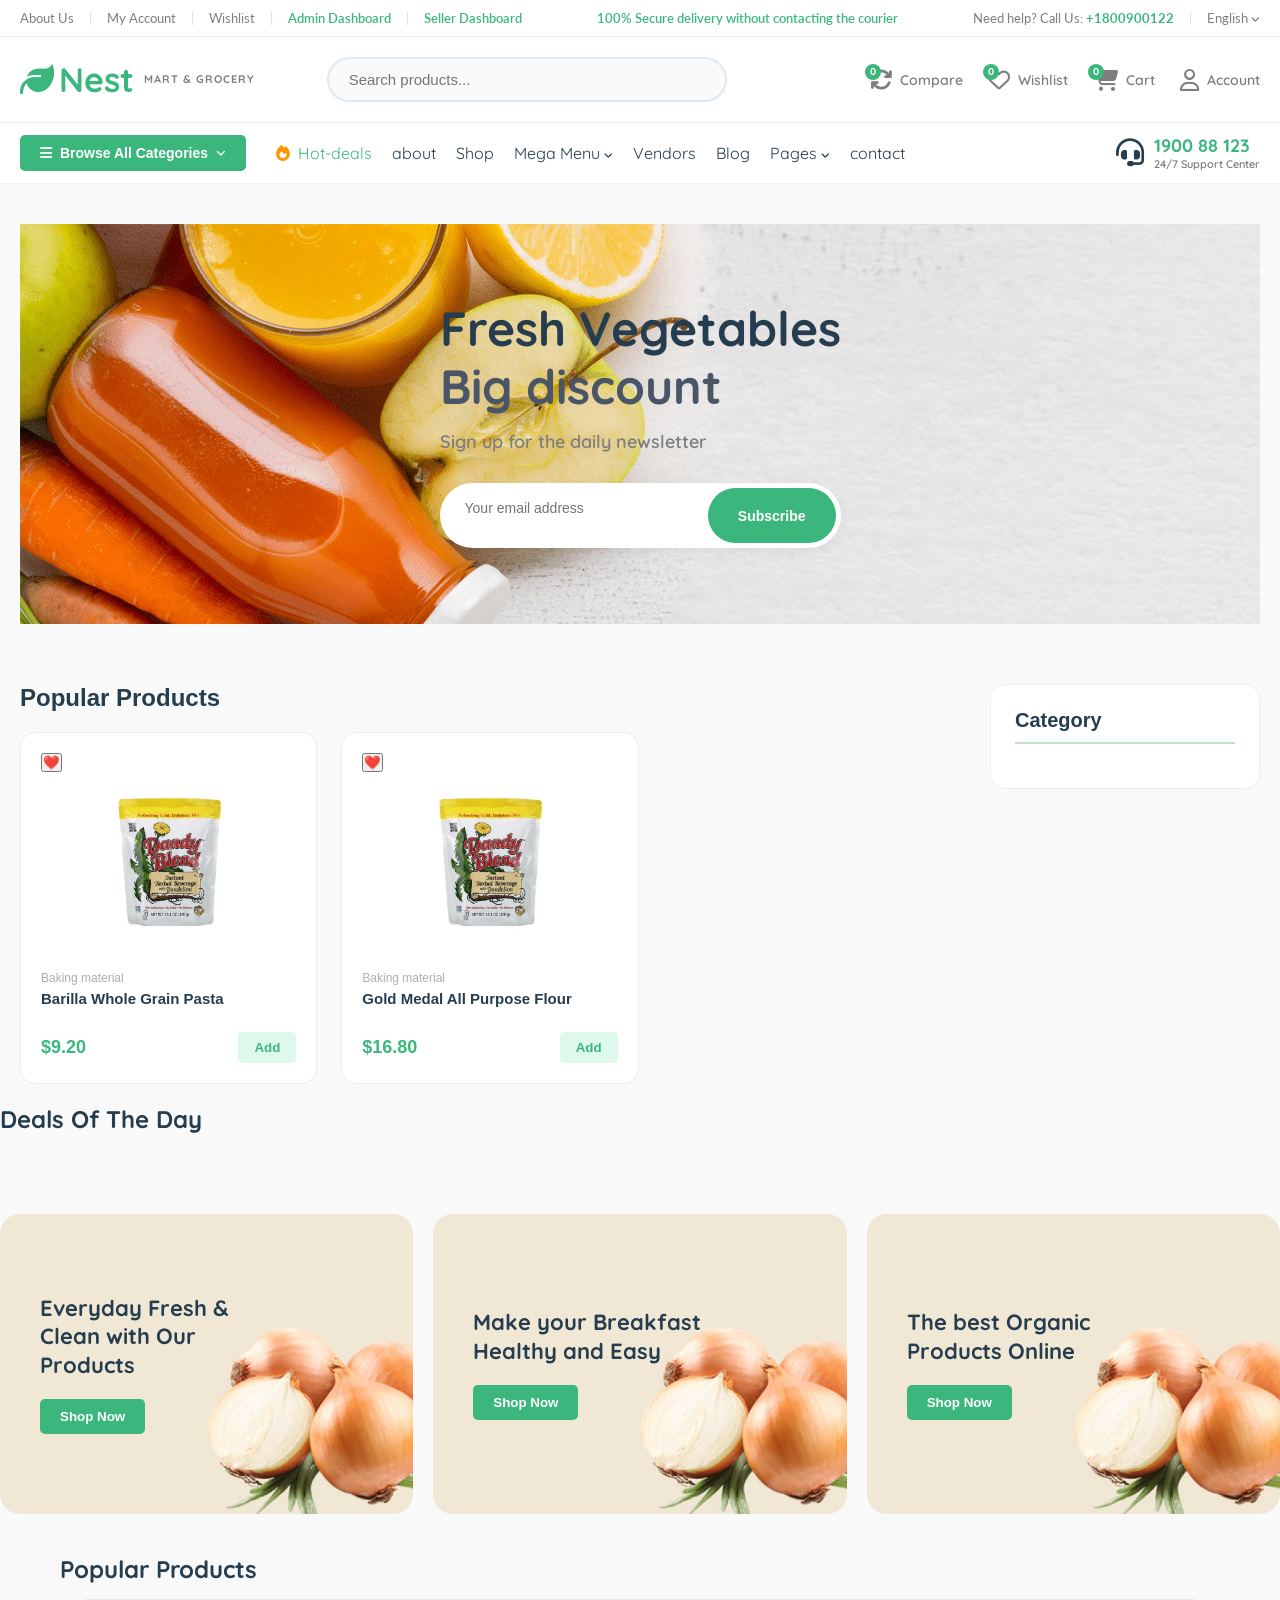
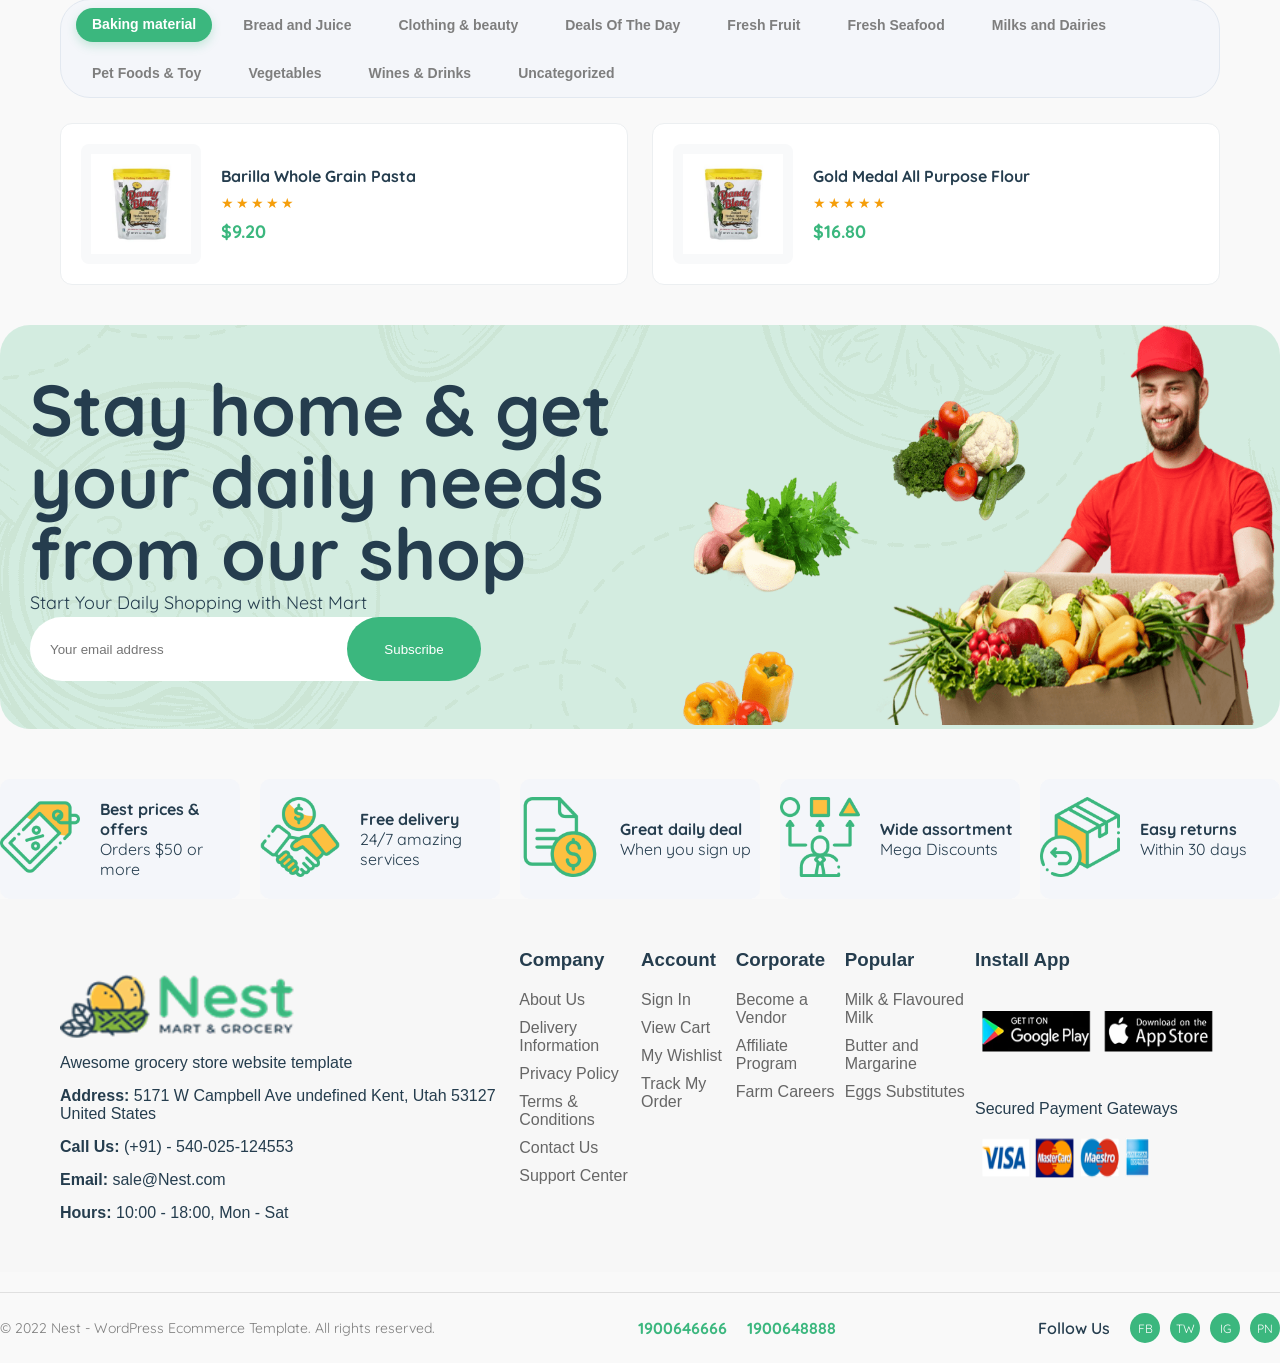
<file: index.html>
<!DOCTYPE html>
<html lang="uz">
<head>
    <meta charset="UTF-8">
    <meta name="viewport" content="width=device-width, initial-scale=1.0">
    <title>Nest Mart & Grocery</title>
     <link rel="stylesheet" href="https://cdnjs.cloudflare.com/ajax/libs/font-awesome/6.4.0/css/all.min.css">    
    <link href="https://fonts.googleapis.com/css2?family=Quicksand:wght@400;600;700&family=Lato:wght@400;700&display=swap" rel="stylesheet">
     <link rel="stylesheet" href="style.css">
</head>

<body>       
    <header id="header"> 
    <div class="top-bar">
        <div class="container">
            <div class="top-bar-left">
                <a href="./about-page/about.html">About Us</a>
                <span class="divider">|</span>
                <a href="./login.html">My Account</a>
                <span class="divider">|</span>
                <a href="./wishlist.html">Wishlist</a>
                <span class="divider">|</span>
                <a href="./admin-dashboard.html" class="admin-link" style="color: #3bb77e; font-weight: 600;">Admin Dashboard</a>
                <span class="divider">|</span>
                <a href="./sotuvchi-dashboard.html" class="seller-link" style="color: #3bb77e; font-weight: 600;">Seller Dashboard</a>
            </div>
            <div class="top-bar-middle">
                100% Secure delivery without contacting the courier
            </div>
            <div class="top-bar-right">
                <span>Need help? Call Us: <b class="highlight-phone">+1800900122</b></span>
                <span class="divider">|</span>
                <span class="lang-selector">English <i class="fa-solid fa-angle-down"></i></span>
            </div>
        </div>
    </div>

    <!-- MIDDLE HEADER -->
    <div class="middle-bar">
        <div class="container">
            
            <!-- Logo -->
            <div class="logo-box">
                <div class="logo-text">
                    <i class="fa-solid fa-leaf"></i>
                    <span>Nest</span>
                </div>
                <div class="logo-subtext">Mart & Grocery</div>
            </div>

            <!-- Search -->
            <input type="text" id="searchInput" placeholder="Search products..." />
            <div id="loading" style="display: none;">Loading...</div>
            <div id="resultsContainer"></div>

            <!-- User Actions -->
            <div class="user-actions">
                <div class="action-item">
                    <i class="fa-solid fa-arrows-rotate"></i>
                    <span class="badge">0</span>
                    <span class="action-text">Compare</span>
                </div>
                <div class="action-item">
                    <i class="fa-regular fa-heart"></i>
                    <span class="badge">0</span>
                    <span class="action-text">Wishlist</span>
                </div>
                <div class="action-item">
                    <i class="fa-solid fa-cart-shopping"></i>
                    <span class="badge">0</span>
                    <span class="action-text">Cart</span>
                </div>
                <div class="action-item" id="account-btn">
                    <i class="fa-regular fa-user"></i>
                    <a href="./login.html" class="action-text">Account</a>
                </div>
            </div>

        </div>
    </div>

    <!-- BOTTOM HEADER -->
    <div class="bottom-bar">

        <div class="container">
            
            <div class="nav-left">
                <button class="categories-btn">
                    <i class="fa-solid fa-bars"></i>
                    <span>Browse All Categories</span>
                    <i class="fa-solid fa-angle-down" style="font-size: 11px;"></i>
                </button>

                 <div class="nav-links">
                    <a href="#" class="hot-deals"><i class="fa-solid fa-fire"></i> Hot-deals</a>
                    <a href="./about-page/about.html">about</a>
                    <a href="./shop.html">Shop</a>
                    <a href="#">Mega Menu <i class="fa-solid fa-angle-down" style="font-size: 10px;"></i></a>
                    <a href="#">Vendors</a>
                    <a href="#">Blog</a>
                    <a href="#">Pages <i class="fa-solid fa-angle-down" style="font-size: 10px;"></i></a>
                    <a href="contact-page/contact.html" id="header-contact-link">contact</a>
                 </div>
                
            </div>
 
            <div class="support-box">
                <i class="fa-solid fa-headset"></i>
                <div>
                    <div class="support-phone">1900 88 123</div>
                    <div class="support-text">24/7 Support Center</div>
                </div>
            </div>

        </div>
        
    </div>
</header>
 <!-- section-1 -->
  <section id="section-1"> 
    <div class="container">

        <div class="hero-banner">

            <div class="hero-card">
                 

                <div class="hero-content">
                    <h1 class="hero-title">
                        Fresh Vegetables <br> <span>Big discount</span>
                    </h1>
                    <p class="hero-subtitle">Sign up for the daily newsletter</p>
                    
                    <form id="newsletter-form" class="newsletter-form">
                        <input type="email" placeholder="Your email address" required class="newsletter-input">
                        <button type="submit" class="newsletter-btn">Subscribe</button>
                    </form>
                </div>
 

            </div>
        </div>

    </div>
  </section>
<!-- section-2 --> 
   <div class="shop-container">
    <div class="products-section">
        <h2>Popular Products</h2>
        <div id="products-grid" class="products-grid"></div>
    </div>
    
    <div class="category-sidebar">
        <h3>Category</h3>
        <div id="category-list" class="category-list"></div>
    </div>
</div>

<!-- cardga kirish -->
 <div class="main-container">
         <div class="category-list" id="category-list"></div>

         <div class="products-grid" id="products-grid"></div>
    </div>
<!-- section-3 -->
 <section id="section-3" class="deals-section">
    <h2 class="section-title">Deals Of The Day</h2>
    <div id="deals-grid" class="deals-grid">

        </div>
        
</section>
<section id="section-4" class="banners-container">
    <div class="banner-card">
        <h3>Everyday Fresh & Clean with Our Products</h3>
        <button>Shop Now</button>
    </div>
    <div class="banner-card">
        <h3>Make your Breakfast Healthy and Easy</h3>
        <button>Shop Now</button>
    </div>
    <div class="banner-card">
        <h3>The best Organic Products Online</h3>
        <button>Shop Now</button>
    </div>
</section>

<!-- section-4 -->
 <div class="popular-products-section">
    <div class="popular-header">
        <h2>Popular Products</h2>
        <div id="popularCategories" class="popular-categories-tabs"></div>
    </div>
    <div id="popularProductsGrid" class="popular-products-grid"></div>
</div>
  
<!-- section-5 -->
 <section id="section-6"> 
    <div class="shop">
      <div class="shop-left">
        <h1>Stay home & get your daily
needs from our shop</h1>
        <p>Start Your Daily Shopping with Nest Mart</p>
        <div class="shop-btn">
          <input placeholder="Your email address" type="text">
          <button>Subscribe</button>
        </div>
      </div>
      <div class="shop-right">
        <img src="./image/cbb9ee83513b85a44cc5ea8f28397b372c9433d8.png" alt="">
      </div>
    </div>
 </section>
 <!-- section-6 -->
  <section id="section-7">
    <div class="cards">

      <div class="card">
        <div class="card-left">
          <img src="./image/00f99915f5a4be9d4b4968dfc12432fa7f2026a7.png" alt="">
        </div>
        <div class="card-right">
          <h4>Best prices & offers</h4>
          <p>Orders $50 or more</p>
        </div>
      </div>

        <div class="card">
        <div class="card-left">
          <img src="./image/959b9c17ff65b5221b3500f3bfd5adbf44f40d1e.png" alt="">
        </div>
        <div class="card-right">
          <h4>Free delivery</h4>
          <p>24/7 amazing services</p>
        </div>
      </div>

        <div class="card">
        <div class="card-left">
          <img src="./image/3b96f6821be7b2f73d97a427ab087293e99578e3.png" alt="">
        </div>
        <div class="card-right">
          <h4>Great daily deal</h4>
          <p>When you sign up</p>
        </div>
      </div>

        <div class="card">
        <div class="card-left">
          <img src=".//image/d72deffebd6b51605c9eb1421514ed34a53cf5a0.png" alt="">
        </div>
        <div class="card-right">
          <h4>Wide assortment</h4>
          <p>Mega Discounts</p>
        </div>
      </div>

        <div class="card">
        <div class="card-left">
          <img src="./image/4009838c3cedc7fd3605bc361b67cc2e1a559223.png" alt="">
        </div>
        <div class="card-right">
          <h4>Easy returns</h4>
          <p>Within 30 days</p>
        </div>
      </div>

    </div>
  </section>
  <!-- footer -->
   <footer id="footer" class="footer">
    <div class="footer-container">
        <!-- Logo va Kontakt -->
        <div class="footer-column">
            <img src="./image/205.png" alt="Nest Logo" class="logo">
            <p>Awesome grocery store website template</p>
            <p><strong>Address:</strong> 5171 W Campbell Ave undefined Kent, Utah 53127 United States</p>
            <p><strong>Call Us:</strong> (+91) - 540-025-124553</p>
            <p><strong>Email:</strong> sale@Nest.com</p>
            <p><strong>Hours:</strong> 10:00 - 18:00, Mon - Sat</p>
        </div>

        <!-- Ustunlar -->
        <div class="footer-column">
            <h3>Company</h3>
            <a href="/about">About Us</a>
            <a href="/delivery">Delivery Information</a>
            <a href="/privacy">Privacy Policy</a>
            <a href="/terms">Terms & Conditions</a>
            <a href="/contact">Contact Us</a>
            <a href="/support">Support Center</a>
        </div>

        <div class="footer-column">
            <h3>Account</h3>
            <a href="/login">Sign In</a>
            <a href="/cart">View Cart</a>
            <a href="/wishlist">My Wishlist</a>
            <a href="/orders">Track My Order</a>
        </div>

        <div class="footer-column">
            <h3>Corporate</h3>
            <a href="/vendor">Become a Vendor</a>
            <a href="/affiliate">Affiliate Program</a>
            <a href="/careers">Farm Careers</a>
        </div>

        <div class="footer-column">
            <h3>Popular</h3>
            <a href="/milk">Milk & Flavoured Milk</a>
            <a href="/butter">Butter and Margarine</a>
            <a href="/eggs">Eggs Substitutes</a>
        </div>

        <!-- Install App va Social -->
        <div class="footer-column">
            <h3>Install App</h3>
            <div class="app-links"> 
              <a href="#">
                <img src="./image/Margin.png" alt="">
              </a>
            </div>
            <div class="social-links">
                <p>Secured Payment Gateways</p>
                <img src="./image/Container.png" alt=""> 
            </div>
        </div>
    </div>
</footer>

<footer id="footer-2"> 
<div class="footer-bottom">
    <div class="copyright">
        <p>© 2022 Nest - WordPress Ecommerce Template. All rights reserved.</p>
    </div>
    
    <div class="hotline">
        <p>1900646666</p>
        <p>1900648888</p>
    </div>
    
    <div class="social-follow">
        <span>Follow Us</span>
        <a href="https://facebook.com/profilingiz" target="_blank">FB</a>
        <a href="https://twitter.com/profilingiz" target="_blank">TW</a>
        <a href="https://instagram.com/profilingiz" target="_blank">IG</a>
        <a href="https://pinterest.com/profilingiz" target="_blank">PN</a>
    </div>
</div>
</footer>
<div id="product-detail-page" style="display: none;"></div>        

    <script src="app.js"></script>
   
</body>
</html>
</file>
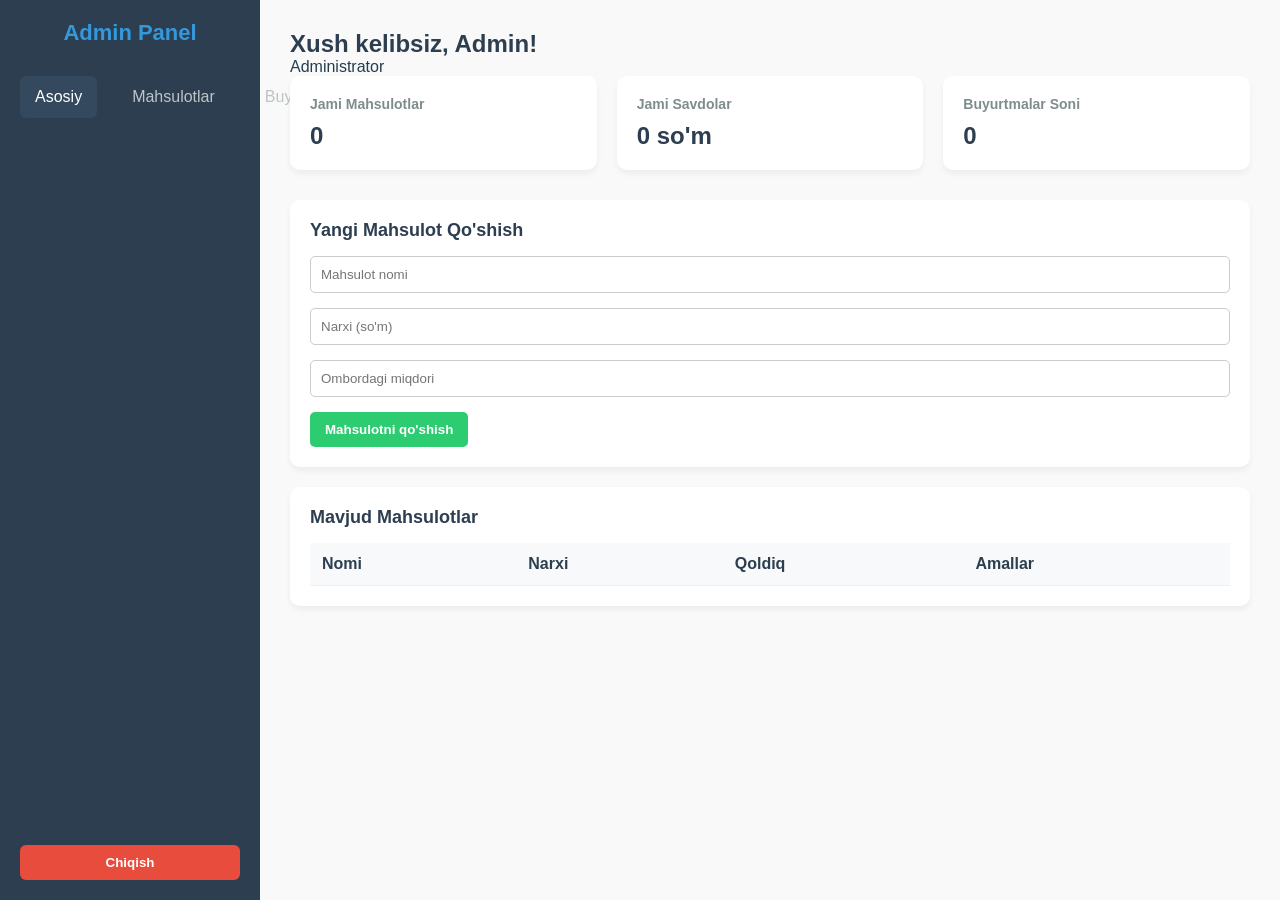
<file: admin-dashboard.html>
<!DOCTYPE html>
<html lang="uz">
<head>
    <meta charset="UTF-8">
    <title>Admin Dashboard</title>
    <link rel="stylesheet" href="style.css">
</head>
<body>

    <div class="dashboard-container">
        <!-- Yon panel -->
        <aside>
            <div>
                <h2>Admin Panel</h2>
                <ul class="nav-links">
                    <li><a href="#" class="active">Asosiy</a></li>
                    <li><a href="#products">Mahsulotlar</a></li>
                    <li><a href="#orders">Buyurtmalar</a></li>
                </ul>
            </div>
            <button class="logout-btn" id="logoutBtn">Chiqish</button>
        </aside>

        <!-- Asosiy qism -->
        <main>
            <header>
                <h1>Xush kelibsiz, Admin!</h1>
                <span id="adminName">Administrator</span>
            </header>

            <!-- Statistikalar -->
            <div class="stats-grid">
                <div class="stat-card">
                    <h3>Jami Mahsulotlar</h3>
                    <p id="totalProducts">0</p>
                </div>
                <div class="stat-card">
                    <h3>Jami Savdolar</h3>
                    <p id="totalSales">0 so'm</p>
                </div>
                <div class="stat-card">
                    <h3>Buyurtmalar Soni</h3>
                    <p id="totalOrders">0</p>
                </div>
            </div>

            <!-- Yangi mahsulot qo'shish formasi -->
            <div class="content-section" id="products">
                <h2>Yangi Mahsulot Qo'shish</h2>
                <form id="productForm">
                    <input type="text" id="prodName" placeholder="Mahsulot nomi" required>
                    <input type="number" id="prodPrice" placeholder="Narxi (so'm)" required>
                    <input type="number" id="prodStock" placeholder="Ombordagi miqdori" required>
                    <button type="submit">Mahsulotni qo'shish</button>
                </form>
            </div>

            <!-- Mahsulotlar ro'yxati -->
            <div class="content-section">
                <h2>Mavjud Mahsulotlar</h2>
                <table>
                    <thead>
                        <tr>
                            <th>Nomi</th>
                            <th>Narxi</th>
                            <th>Qoldiq</th>
                            <th>Amallar</th>
                        </tr>
                    </thead>
                    <tbody id="adminProductTable">
                        <!-- JS orqali to'ldiriladi -->
                    </tbody>
                </table>
            </div>
        </main>
    </div>

    <script src="app.js"></script>
</body>
</html>
</file>
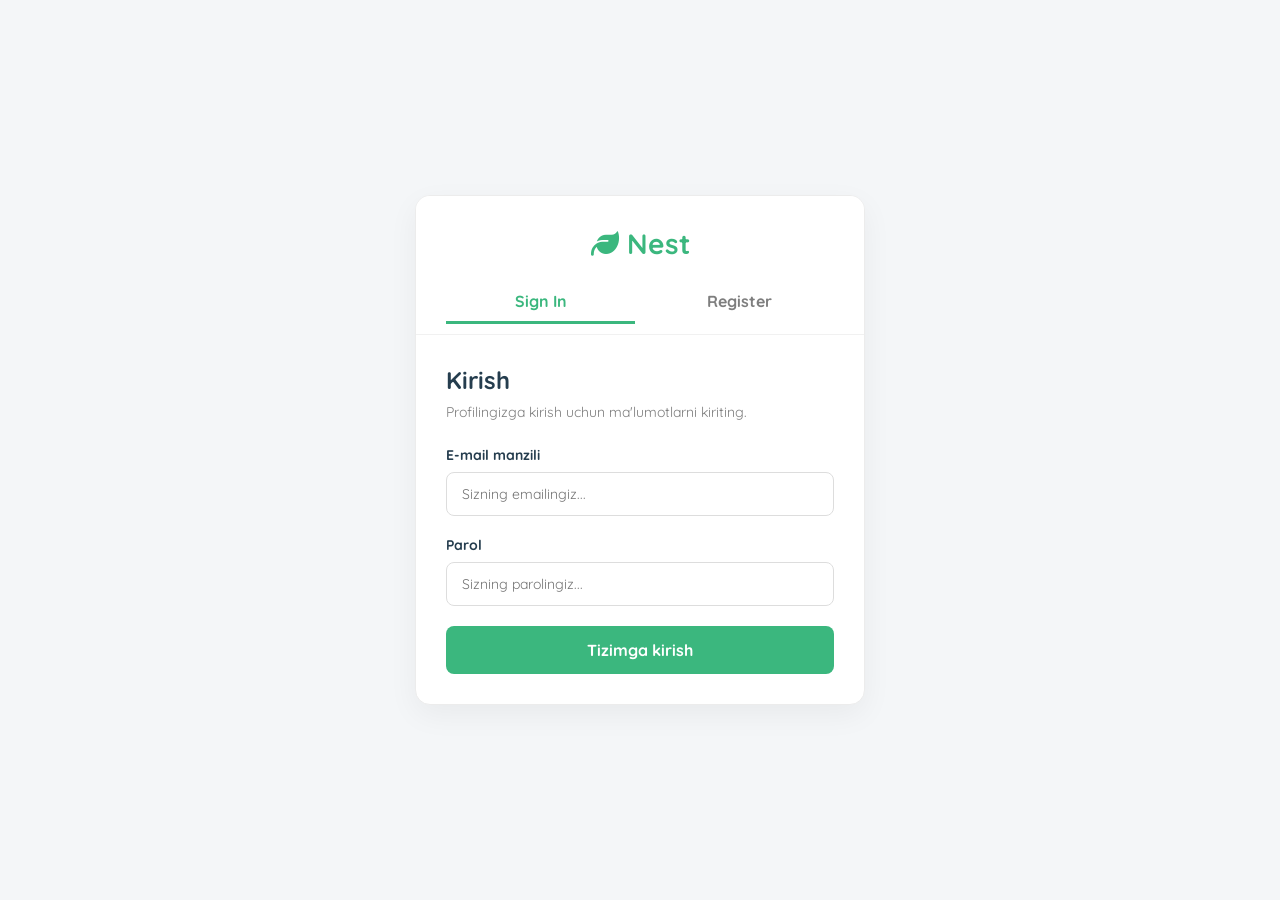
<file: login.html>
<!DOCTYPE html>
<html lang="uz">
<head>
    <meta charset="UTF-8">
    <meta name="viewport" content="width=device-width, initial-scale=1.0">
    <title>Nest - Login & Register</title>
    <link rel="stylesheet" href="https://cdnjs.cloudflare.com/ajax/libs/font-awesome/6.4.0/css/all.min.css">
    <link href="https://fonts.googleapis.com/css2?family=Quicksand:wght@400;600;700&display=swap" rel="stylesheet">
    <link rel="stylesheet" href="auth.css">
</head>
<body>

    <div class="auth-container">
        <div class="auth-card">
            <div class="auth-header">
                <div class="logo">
                    <i class="fa-solid fa-leaf"></i>
                    <span>Nest</span>
                </div>
                <div class="tabs">
                    <button class="tab-btn active" id="tab-login">Sign In</button>
                    <button class="tab-btn" id="tab-register">Register</button>
                </div>
            </div>

            <div class="auth-body">
                <div id="auth-message" class="auth-message"></div>

                <form id="login-form" class="auth-form active">
                    <h2>Kirish</h2>
                    <p class="form-desc">Profilingizga kirish uchun ma'lumotlarni kiriting.</p>
                    
                    <div class="form-group">
                        <label for="login-email">E-mail manzili</label>
                        <input type="email" id="login-email" required placeholder="Sizning emailingiz...">
                    </div>
                    
                    <div class="form-group">
                        <label for="login-password">Parol</label>
                        <input type="password" id="login-password" required placeholder="Sizning parolingiz...">
                    </div>
                    
                    <button type="submit" class="submit-btn">Tizimga kirish</button>
                </form>

                <form id="register-form" class="auth-form">
                    <h2>Ro'yxatdan o'tish</h2>
                    <p class="form-desc">Yangi profil yaratish uchun quyidagi formani to'ldiring.</p>

                    <div class="form-group">
                        <label for="reg-name">To'liq ismingiz</label>
                        <input type="text" id="reg-name" required placeholder="Ismingiz...">
                    </div>
                    
                    <div class="form-group">
                        <label for="reg-email">E-mail manzili</label>
                        <input type="email" id="reg-email" required placeholder="Emailingiz...">
                    </div>
                    
                    <div class="form-group">
                        <label for="reg-password">Parol</label>
                        <input type="password" id="reg-password" required placeholder="Kamida 6 ta belgi...">
                    </div>
                    
                    <button type="submit" class="submit-btn">Ro'yxatdan o'tish</button>
                </form>
            </div>
        </div>
    </div>

    <script src="app.js"></script>
</body>
</html>
</file>
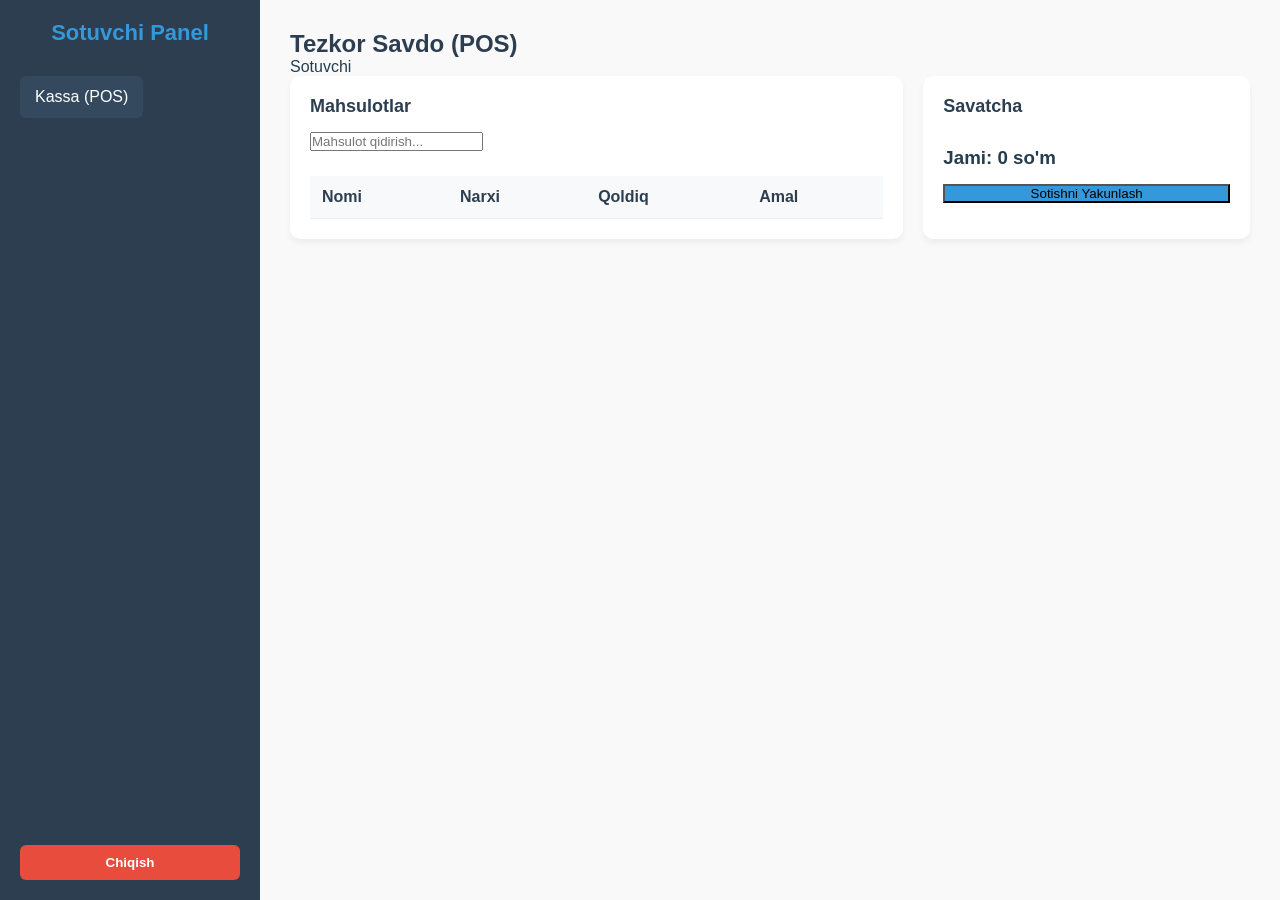
<file: sotuvchi-dashboard.html>
<!DOCTYPE html>
<html lang="uz">
<head>
    <meta charset="UTF-8">
    <title>Sotuvchi Dashboard (POS)</title>
    <link rel="stylesheet" href="style.css">
</head>
<body>

    <div class="dashboard-container">
        <!-- Yon panel -->
        <aside>
            <div>
                <h2>Sotuvchi Panel</h2>
                <ul class="nav-links">
                    <li><a href="#" class="active">Kassa (POS)</a></li>
                </ul>
            </div>
            <button class="logout-btn" id="logoutBtn">Chiqish</button>
        </aside>

        <!-- Asosiy qism -->
        <main>
            <header>
                <h1>Tezkor Savdo (POS)</h1>
                <span id="sellerName">Sotuvchi</span>
            </header>

            <div style="display: flex; gap: 20px;">
                <!-- Mahsulotlar tanlash qismi -->
                <div class="content-section" style="flex: 2;">
                    <h2>Mahsulotlar</h2>
                    <input type="text" id="searchProd" placeholder="Mahsulot qidirish..." style="margin-bottom: 15px;">
                    <table>
                        <thead>
                            <tr>
                                <th>Nomi</th>
                                <th>Narxi</th>
                                <th>Qoldiq</th>
                                <th>Amal</th>
                            </tr>
                        </thead>
                        <tbody id="sellerProductTable">
                            <!-- JS orqali to'ldiriladi -->
                        </tbody>
                    </table>
                </div>

                <!-- Savatcha qismi -->
                <div class="content-section" style="flex: 1;">
                    <h2>Savatcha</h2>
                    <ul id="cartList" style="list-style: none; margin-bottom: 15px; max-height: 200px; overflow-y: auto;">
                        <!-- Savatcha elementlari -->
                    </ul>
                    <h3>Jami: <span id="cartTotal">0</span> so'm</h3>
                    <button id="checkoutBtn" style="width: 100%; margin-top: 15px; background-color: #3498db;">Sotishni Yakunlash</button>
                </div>
            </div>
        </main>
    </div>

    <script src="app.js"></script>
</body>
</html>
</file>
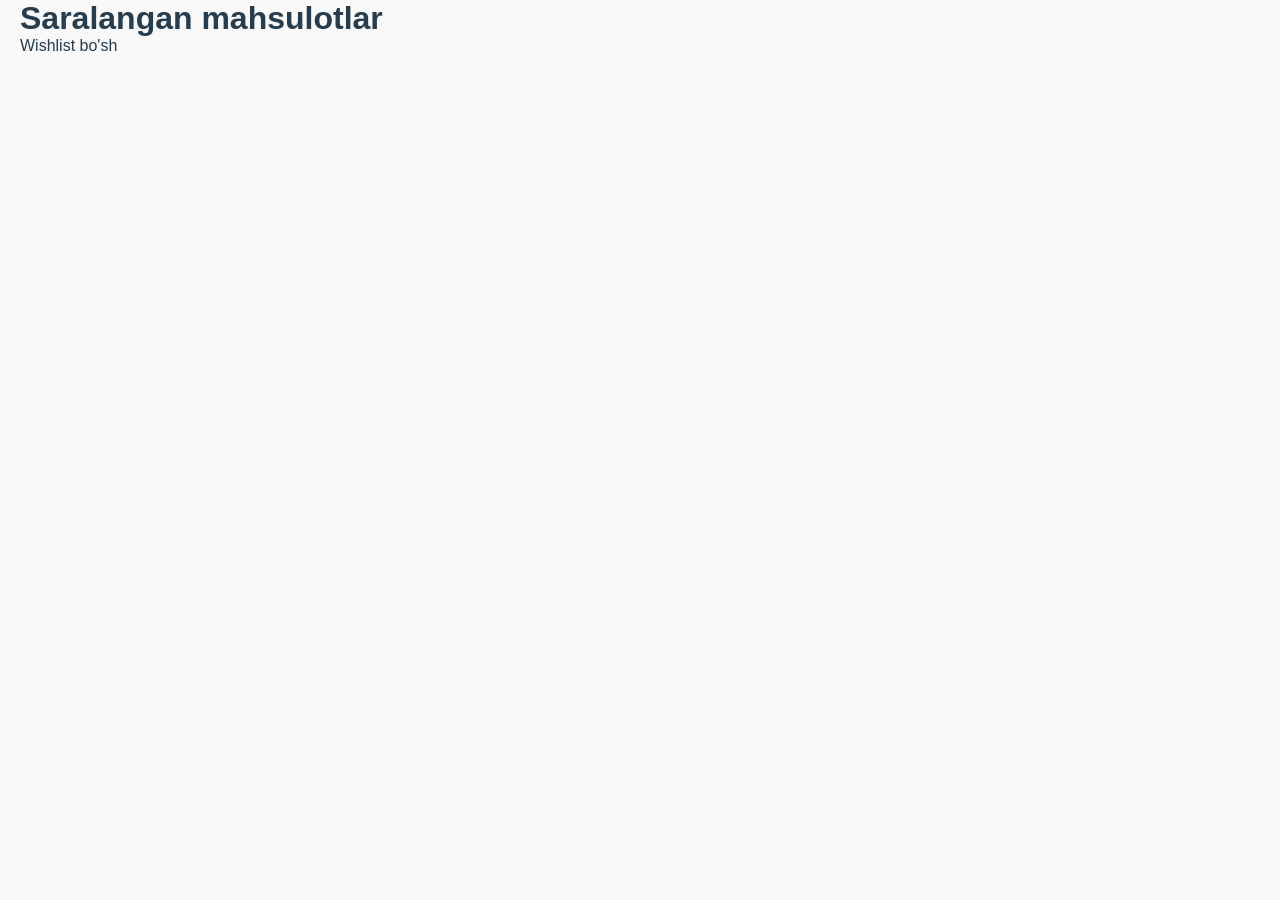
<file: wishlist.html>
<!DOCTYPE html>
<html lang="uz">
<head>
    <meta charset="UTF-8">
    <title>Wishlist</title>
    <link rel="stylesheet" href="style.css">
</head>
<body>
    <div class="container">
        <h1>Saralangan mahsulotlar</h1>
        <div id="wishlist-grid" class="products-grid"></div>
    </div>
    <script src="wishlist.js"></script>
</body>
</html>
</file>
<file: style.css>
:root {
    --nest-green: #3BB77E;
    --nest-green-hover: #29A56C;
    --nest-dark: #253D4E;
    --nest-grey: #7E7E7E;
    --nest-bg: #F2F3F4;
    --nest-light-green: #D2EFE1;
    --font-quicksand: 'Quicksand', sans-serif;
    --font-lato: 'Lato', sans-serif;
}
    
* {
    box-sizing: border-box;
    margin: 0;
    padding: 0;
}

body {
    font-family: var(--font-quicksand);
    color: var(--nest-dark);
    background-color: #f9f9f9;
}

a {
    text-decoration: none;
    color: inherit;
    transition: 0.2s ease;
}

.container {
    max-width: 1400px;
    margin: 0 auto;
    padding: 0 20px;
} 
.top-bar {
    background-color: #fff;
    border-bottom: 1px solid #f1f1f1;
    font-family: var(--font-lato);
    font-size: 13px;
    color: var(--nest-grey);
    padding: 10px 0;
}

.top-bar .container {
    display: flex;
    justify-content: space-between;
    align-items: center;
}

.top-bar-left, .top-bar-right {
    display: flex;
    align-items: center;
    gap: 15px;
}

.top-bar-left a:hover, .lang-selector:hover {
    color: var(--nest-green);
}

.top-bar-middle {
    color: var(--nest-green);
    font-weight: 600;
}

.highlight-phone {
    color: var(--nest-green);
}

.lang-selector {
    cursor: pointer;
}

.lang-selector i {
    font-size: 10px;
}

.divider {
    color: #ddd;
}

.middle-bar {
    background-color: #fff;
    padding: 20px 0;
}

.middle-bar .container {
    display: flex;
    justify-content: space-between;
    align-items: center;
    gap: 20px;
    flex-wrap: wrap;
}

.logo-box {
    display: flex;
    align-items: center;
    gap: 10px;
}

.logo-text {
    color: var(--nest-green);
    font-size: 34px;
    font-weight: 700;
    display: flex;
    align-items: center;
    gap: 5px;
}

.logo-subtext {
    font-size: 11px;
    color: var(--nest-grey);
    text-transform: uppercase;
    font-weight: 700;
    letter-spacing: 1px;
    line-height: 1.2;
}  
.search-box {
    display: flex;
    align-items: center;
    border: 2px solid #3bb77e; 
    border-radius: 5px;
    padding: 5px 10px;
    width: 400px; 
    background: #fff;
}
 
.search-input {
    border: none;
    outline: none;
    padding: 8px;
    width: 100%;
    font-size: 14px;
  }
 
.search-btn {
    background-color: #3bb77e;
    color: white;
    border: none;
    padding: 8px 20px;
    border-radius: 3px;
    cursor: pointer;
    font-weight: 600;
    transition: 0.3s;
}

.search-btn:hover {
    background-color: #29a56c;  
}
.user-actions {
    display: flex;
    gap: 25px;
    align-items: center;
}

.action-item {
    display: flex;
    align-items: center;
    gap: 8px;
    color: var(--nest-grey);
    position: relative;
    cursor: pointer;
}

.action-item i {
    font-size: 22px;
}

.action-item:hover {
    color: var(--nest-green);
}

.badge {
    position: absolute;
    top: -5px;
    left: -5px;
    background-color: var(--nest-green);
    color: #fff;
    font-size: 10px;
    width: 16px;
    height: 16px;
    border-radius: 50%;
    display: flex;
    align-items: center;
    justify-content: center;
    font-weight: 700;
}

.action-text {
    font-size: 14px;
    font-weight: 600;
}


.bottom-bar {
    background-color: #fff;
    border-top: 1px solid #f1f1f1;
    border-bottom: 1px solid #f1f1f1;
    padding: 12px 0;
}

.bottom-bar .container {
     display: flex;
    justify-content: space-between;
    align-items: center;
}
#header{
    flex-direction: column;
}
.nav-left {
    display: flex;
    align-items: center;
    gap: 30px;
}

.categories-btn {
    background-color: var(--nest-green);
    color: #fff;
    border: none;
    padding: 10px 20px;
    border-radius: 5px;
    font-weight: 700;
    font-size: 14px;
    cursor: pointer;
    display: flex;
    align-items: center;
    gap: 8px;
    transition: background 0.2s;
}

.categories-btn:hover {
    background-color: var(--nest-green-hover);
}
 .nav-links {

 }

.nav-links a:hover {
    color: var(--nest-green);
}

.hot-deals {
    color: var(--nest-green);
}

.hot-deals i {
    color: #ff9800;
    margin-right: 4px;
}

#header-contact-link.logged-in {
    color: var(--nest-green);
    font-weight: 700;
}

.support-box {
    display: flex;
    align-items: center;
    gap: 10px;
}

.support-box i {
    font-size: 28px;
}

.support-phone {
    color: var(--nest-green);
    font-size: 18px;
    font-weight: 800;
    line-height: 1.2;
}

.support-text {
    font-size: 11px;
    color: var(--nest-grey);
    font-weight: 600;
}
/* section-1 */

.hero-banner {
    margin: 40px 0;
    background-image: url("./image/996711b7439c5fa7fdc10fc886c447ab267a5fc1.png");
}

.hero-card { 
    border-radius: 30px;
    padding: 50px 80px;
    min-height: 400px;
    display: flex;
    justify-content: space-between;
    align-items: center;
    position: relative;
    overflow: hidden;
}
 .hero-content{
  margin: 0 auto;
 }
.hero-title {
    font-size: 48px;
    font-weight: 700;
    line-height: 1.2;
    margin-bottom: 15px;
}

.hero-title span {
    color: #4a5568;
}

.hero-subtitle {
    font-size: 18px;
    color: var(--nest-grey);
    margin-bottom: 30px;
    font-weight: 600;
}

.newsletter-form {
    display: flex;
    background-color: #fff;
    border-radius: 50px;
    padding: 5px;
    max-width: 450px;
    box-shadow: 0 4px 15px rgba(0,0,0,0.05);
}

.newsletter-input {
    flex: 1;
    border: none;
    padding: 12px 20px;
    border-radius: 50px 0 0 50px;
    outline: none;
    font-size: 14px;
}

.newsletter-btn {
    background-color: var(--nest-green);
    color: #fff;
    border: none;
    padding: 0 30px;
    border-radius: 50px;
    font-weight: 700;
    font-size: 14px;
    cursor: pointer;
    transition: background 0.2s;
}

.newsletter-btn:hover {
    background-color: var(--nest-green-hover);
}
 /* section-2 */

 #searchInput {
    width: 100%;
    max-width: 400px;
    padding: 12px 20px;
    font-size: 15px;
    border: 2px solid #e2e8f0;
    border-radius: 30px;
    outline: none;
    transition: all 0.3s ease;
    background-color: #f8fafc;
    color: #1e293b;
    box-shadow: 0 2px 4px rgba(0, 0, 0, 0.02);
}

#searchInput:focus {
    border-color: #3bb77e;
    background-color: #ffffff;
    box-shadow: 0 4px 12px rgba(59, 183, 126, 0.15);
}

#loading {
    display: inline-block;
    margin-top: 8px;
    font-size: 13px;
    font-weight: 500;
    color: #3bb77e;
    animation: pulse 1.5s infinite;
}

@keyframes pulse {
    0% { opacity: 0.6; }
    50% { opacity: 1; }
    100% { opacity: 0.6; }
}

#resultsContainer {
    display: flex;
    flex-wrap: wrap;
    gap: 20px;
    margin-top: 15px;
}
  .shop-container {
    display: flex;
    gap: 30px;
    max-width: 1300px;
    margin: 0 auto;
    padding: 20px;
    font-family: Arial, sans-serif;
}

.products-section {
    flex: 1;
}

.products-section h2 {
    font-size: 24px;
    color: #253D4E;
    margin-bottom: 20px;
}

.products-grid {
    display: grid;
    grid-template-columns: repeat(3, 1fr);
    gap: 24px;
}

.product-card {
    border: 1px solid #ECEFF1;
    border-radius: 15px;
    padding: 20px;
    background: #fff;
    display: flex;
    flex-direction: column;
    justify-content: space-between;
}

.product-card img {
    width: 100%;
    height: 180px;
    object-fit: contain;
    margin-bottom: 15px;
}

.product-category {
    font-size: 12px;
    color: #ADADAD;
    margin-bottom: 5px;
}

.product-title {
    font-size: 15px;
    color: #253D4E;
    font-weight: 600;
    margin-bottom: 10px;
}

.product-footer {
    display: flex;
    justify-content: space-between;
    align-items: center;
    margin-top: 15px;
}

.product-price {
    font-size: 18px;
    color: #3BB77E;
    font-weight: 700;
}

.add-btn {
    background-color: #DEF9EC;
    color: #3BB77E;
    border: none;
    padding: 8px 16px;
    border-radius: 4px;
    font-weight: 600;
    cursor: pointer;
}

.category-sidebar {
    width: 270px;
    background: #ffffff;
    border: 1px solid #ECEFF1;
    border-radius: 15px;
    padding: 24px;
    height: fit-content;
}

.category-sidebar h3 {
    font-size: 20px;
    margin-bottom: 20px;
    color: #253D4E;
    border-bottom: 2px solid #BCE3C9;
    padding-bottom: 10px;
}

.category-item {
    display: flex;
    align-items: center;
    justify-content: space-between;
    padding: 10px 14px;
    cursor: pointer;
    border-radius: 6px;
    margin-bottom: 8px;
    border: 1px solid #F4F6FA;
}

.category-item:hover, .category-item.active {
    border-color: #BCE3C9;
    background-color: #F4F6FA;
}

.category-name {
    font-size: 14px;
    color: #253D4E;
}

.category-count {
    background: #BCE3C9;
    color: #253D4E;
    font-size: 12px;
    padding: 2px 8px;
    border-radius: 20px;
    font-weight: 600;
}

/* Batafsil sahifa dizayni */
.detail-wrapper {
    max-width: 900px;
    margin: 40px auto;
    background: white;
    padding: 30px;
    border-radius: 12px;
    box-shadow: 0 4px 15px rgba(0,0,0,0.05);
}

.back-btn {
    text-decoration: none;
    color: #7f00ff;
    font-weight: bold;
    display: inline-block;
    margin-bottom: 20px;
}

.product-detail-container {
    display: flex;
    gap: 40px;
    align-items: flex-start;
}

.detail-left img {
    width: 350px;
    height: 350px;
    object-fit: cover;
    border-radius: 8px;
    border: 1px solid #eee;
}

.detail-right {
    flex: 1;
}

.detail-right h1 {
    margin-top: 0;
    color: #333;
    font-size: 24px;
}

.detail-price {
    font-size: 28px;
    font-weight: bold;
    color: #7f00ff;
    margin: 15px 0;
}

.detail-cart-btn {
    background: #7f00ff;
    color: white;
    border: none;
    padding: 12px 25px;
    font-size: 16px;
    border-radius: 6px;
    cursor: pointer;
    margin-top: 20px;
    transition: background 0.2s;
}

.detail-cart-btn:hover {
    background: #6800d4;
}
/* section-3 */
.deals-grid {
    display: grid;
    grid-template-columns: repeat(4, 1fr);
    gap: 20px;
    padding: 20px 0;
}

.deal-card {
    background: #fff;
    border: 1px solid #f0f0f0;
    border-radius: 12px;
    padding: 15px;
    display: flex;
    flex-direction: column;
    text-align: left;
    transition: all 0.3s ease;
}

.deal-card:hover {
    box-shadow: 0 8px 24px rgba(0,0,0,0.08);
}

.deal-img {
    width: 100%;
    height: 160px;
    object-fit: cover;
    border-radius: 8px;
    margin-bottom: 12px;
}

.deal-card h4 {
    font-size: 14px;
    color: #253d4e;
    font-weight: 600;
    margin: 5px 0;
    line-height: 1.4;
}

.deal-price {
    font-size: 18px;
    font-weight: 700;
    color: #3bb77e;
    margin-top: auto;
}

.add-btn-deal {
    background: #f1f7f5;
    color: #3bb77e;
    border: none;
    padding: 8px;
    border-radius: 6px;
    cursor: pointer;
    font-weight: 600;
    display: flex;
    align-items: center;
    justify-content: center;
    gap: 5px;
    margin-top: 10px;
}
.product-card {
    position: relative;  
    border: 1px solid #ececec;
    border-radius: 15px;
    padding: 20px;
}

.badge-tag {
    position: absolute;
    top: 15px;
    left: 0;
    padding: 5px 15px;
    color: #fff;
    font-size: 12px;
    border-top-right-radius: 15px;
    border-bottom-right-radius: 15px;
    z-index: 1;
}
 
.badge-hot { background-color: #f74b81; }
.badge-sale { background-color: #3bb77e; }
.badge-new { background-color: #fdc040; }
.banners-container {
    display: grid;
    grid-template-columns: repeat(3, 1fr);
    gap: 20px;
    margin: 40px 0;
}

.banner-card {
     background-image: url('./image/04f716d99245eacb0ea40bec876d1f6fef0f7a37.png'); 
    background-size: cover;
    background-position: center;
    padding: 40px;
    border-radius: 20px;
    height: 300px;
    display: flex;
    flex-direction: column;
    justify-content: center;
    color: #253d4e;
    position: relative;
    overflow: hidden;
}
 
.banner-card h3 { 
    font-size: 22px; 
    max-width: 70%; 
    margin-bottom: 20px; 
    line-height: 1.3;
}

.banner-card button {
    background: #3bb77e;
    color: white;
    border: none;
    padding: 10px 20px;
    width: fit-content;
    border-radius: 5px;
    font-weight: 600;
    cursor: pointer;
}

/* section-4 */ 
 .popular-products-section {
    max-width: 1200px;
    margin: 40px auto;
    padding: 0 20px;
    font-family: inherit;
}

.popular-header {
    display: flex;
    justify-content: space-between;
    align-items: center;
    margin-bottom: 25px;
    flex-wrap: wrap;
    gap: 15px;
}

.popular-header h2 {
    font-size: 24px;
    font-weight: 700;
    color: #253d4e;
}

.popular-categories-tabs {
    display: flex;
    gap: 20px;
    flex-wrap: wrap;
}

.pop-cat-tab {
    font-size: 15px;
    font-weight: 600;
    color: #7e7e7e;
    cursor: pointer;
    background: none;
    border: none;
    padding: 0 0 4px 0;
    transition: color 0.2s;
}

.pop-cat-tab:hover,
.pop-cat-tab.active {
    color: #3bb77e;
    border-bottom: 2px solid #3bb77e;
}

.popular-products-grid {
    display: grid;
    grid-template-columns: repeat(2, 1fr);
    gap: 24px;
}

.pop-product-card {
    display: flex;
    gap: 20px;
    background: #ffffff;
    border: 1px solid #eceff1;
    border-radius: 12px;
    padding: 20px;
    cursor: pointer;
    align-items: center;
    transition: all 0.2s ease;
}

.pop-product-card:hover {
    box-shadow: 0 4px 20px rgba(0, 0, 0, 0.06);
    border-color: #3bb77e;
}

.pop-product-card img {
    width: 120px;
    height: 120px;
    object-fit: contain;
    background: #f8f9fa;
    border-radius: 8px;
    padding: 10px;
}

.pop-product-info {
    display: flex;
    flex-direction: column;
    gap: 8px;
    flex: 1;
}

.pop-product-title {
    font-size: 16px;
    font-weight: 700;
    color: #253d4e;
    display: -webkit-box;
    -webkit-line-clamp: 2;
    -webkit-box-orient: vertical;
    overflow: hidden;
}

.pop-product-rating {
    color: #f59e0b;
    font-size: 14px;
    letter-spacing: 2px;
}

.pop-product-price-box {
    display: flex;
    align-items: center;
    gap: 10px;
}

.pop-product-price {
    font-size: 18px;
    font-weight: 700;
    color: #3bb77e;
}

/* style.css ga qo'shish uchun category tab dizayni */
.popular-categories-tabs {
    display: flex;
    gap: 15px;
    flex-wrap: wrap;
    background: #f4f6fa;
    padding: 8px 15px;
    border-radius: 30px;
    border: 1px solid #e2e8f0;
}

.pop-cat-tab {
    font-size: 14px;
    font-weight: 600;
    color: #7e7e7e;
    cursor: pointer;
    background: transparent;
    border: none;
    padding: 8px 16px;
    border-radius: 20px;
    transition: all 0.3s ease;
}

.pop-cat-tab:hover {
    color: #3bb77e;
    background: rgba(59, 183, 126, 0.08);
}

.pop-cat-tab.active {
    color: #ffffff;
    background: #3bb77e;
    box-shadow: 0 4px 10px rgba(59, 183, 126, 0.25);
}
/* section-5 */
.shop{
  background: url("./image/bd925a42b9f543ed79db19d2abeed5808dc612f9.png") no-repeat;
   display: flex;
  justify-content: space-between;
  align-items: center;
 border-radius: 30px;
}
.shop-left {
  padding-left: 30px;
}
.shop-left h1{ 
font-weight: 700; 
font-size: 72px; 
line-height: 72px; 
}
.shop-left p{ 
font-weight: 400; 
font-size: 18px; 
line-height: 28px;
}
.shop-btn {
  display: flex;
}
.shop-btn input{
  position: relative;
  width: 450px;
height: 64px; 
border-radius: 50px;
padding-left: 20px;
border: none;
}
.shop-btn button{
  width: 134px;
height: 64px; 
border-radius: 50px;
position: absolute;
left: 347px;
border: none;
background: #3BB77E;
color: white;
}
.shop-right img{
  width: 630px;
height: 400px;
}
/* section-6 */
.cards{
  display: flex; 
  align-items: center;
  margin-top: 50px;
gap: 20px;
}
.card{
  width: 300px;
height: 120px; 
border-radius: 10px;
  display: flex;
  align-items: center;
gap: 20px;
background: #F4F6FA;

 }
.card-left img{
  width: 80px;
height: 80px;
}
/* footer */

 .footer {
    background-color: #f7f7f7;
    padding: 50px 0;
    font-family: Arial, sans-serif;
}

.footer-container {
    display: flex;
    justify-content: space-between;
    max-width: 1200px;
    margin: 0 auto;
    padding: 0 20px;
}

.footer-column {
    display: flex;
    flex-direction: column;
}
.footer-column img{
  width: 200px;
height: 60px;
}
.footer-column h3 {
    margin-bottom: 20px;
    color: #253D4E;
}

.footer-column p{
  margin-top: 15px;
}
.footer-column img{
  width: 245px;
  height: 70px;
  margin-top: 20px;
}
.footer-column a {
    text-decoration: none;
    color: #666;
    margin-bottom: 10px;
}

.footer-column a:hover {
    color: #3BB77E;
}

.social-links a {
    display: inline-block;
    margin-right: 10px;
    font-weight: bold;
}

.footer-bottom {
    display: flex;
    justify-content: space-between;
    align-items: center;
    padding: 20px 0;
    border-top: 1px solid #e0e0e0;
    margin-top: 20px;
}

.copyright p {
    color: #7e7e7e;
    font-size: 14px;
}

.hotline {
    display: flex;
    gap: 20px;
    font-weight: bold;
    color: #3bb77e;
}

.social-follow {
    display: flex;
    align-items: center;
    gap: 10px;
}

.social-follow span {
    font-weight: 600;
    margin-right: 10px;
}

.social-follow a {
    display: flex;
    justify-content: center;
    align-items: center;
    width: 30px;
    height: 30px;
    background-color: #3bb77e;
    color: #fff;
    border-radius: 50%;
    text-decoration: none;
    font-size: 12px;
}

.social-follow a:hover {
    background-color: #253d4e;
}
 
 /* RESPONSIVE MANIKI IDEAL */
@media screen and (max-width: 1200px) {
    .container, 
    .shop-container, 
    .popular-products-section {
        max-width: 100%;
        padding: 0 15px;
    }

    .deals-grid {
        grid-template-columns: repeat(3, 1fr);
    }

    .cards {
        flex-wrap: wrap;
        justify-content: center;
    }

    .card {
        width: calc(33.333% - 15px);
    }

    .footer-container {
        flex-wrap: wrap;
        gap: 30px;
    }
}

/* 2. 992px dan kichik ekranlar (Planshetlar) */
@media screen and (max-width: 992px) {
    .top-bar {
        display: none;
    }

    .middle-bar .container {
        flex-direction: column;
        align-items: stretch;
        gap: 15px;
    }

    .search-box {
        width: 100%;
    }

    .bottom-bar .container {
        flex-direction: column;
        gap: 15px;
    }

    .nav-left {
        flex-direction: column;
        width: 100%;
        gap: 15px;
    }

    .nav-links {
        flex-wrap: wrap;
        justify-content: center;
        gap: 12px;
    }

    .support-box {
        display: none;
    }

    .shop-container {
        flex-direction: column;
    }

    .category-sidebar {
        width: 100%;
    }

    .products-grid {
        grid-template-columns: repeat(2, 1fr);
    }

    .deals-grid {
        grid-template-columns: repeat(2, 1fr);
    }

    .banners-container {
        grid-template-columns: repeat(2, 1fr);
    }

    .banner-card {
        padding: 25px;
        height: 250px;
    }

    .banner-card h3 {
        max-width: 100%;
        font-size: 18px;
    }

    .popular-products-grid {
        grid-template-columns: 1fr;
    }

    .shop {
        flex-direction: column;
        text-align: center;
        padding: 30px 15px;
    }

    .shop-left {
        padding-left: 0;
    }

    .shop-left h1 {
        font-size: 40px;
        line-height: 48px;
    }

    .shop-btn {
        margin: 20px auto 0 auto;
    }

    .shop-right img {
        width: 100%;
        max-width: 400px;
        height: auto;
        margin-top: 20px;
    }

    .card {
        width: calc(50% - 15px);
    }
}

/* 3. 768px dan kichik ekranlar (Katta telefonlar) */
@media screen and (max-width: 768px) {
    .hero-card {
        padding: 30px 20px;
        min-height: 320px;
        text-align: center;
    }

    .hero-title {
        font-size: 32px;
        line-height: 1.3;
    }

    .newsletter-form {
        max-width: 100%;
    }

    .products-grid {
        grid-template-columns: 1fr;
    }

    .deals-grid {
        grid-template-columns: 1fr;
    }

    .banners-container {
        grid-template-columns: 1fr;
    }

    .product-detail-container {
        flex-direction: column;
        gap: 20px;
    }

    .detail-left img {
        width: 100%;
        height: auto;
    }

    .card {
        width: 100%;
    }

    .footer-container {
        flex-direction: column;
    }

    .footer-bottom {
        flex-direction: column;
        gap: 15px;
        text-align: center;
    }
}

/* 4. 480px dan kichik ekranlar (Kichik telefonlar) */
@media screen and (max-width: 480px) {
    .logo-text {
        font-size: 26px;
    }

    .user-actions {
        gap: 15px;
    }

    .user-actions .action-text {
        display: none;
    }

    .hero-title {
        font-size: 24px;
    }

    .shop-left h1 {
        font-size: 28px;
        line-height: 34px;
    }

    .shop-btn {
        flex-direction: column;
        height: auto;
        gap: 10px;
    }

    .shop-btn input {
        padding-right: 20px;
        border-radius: 50px;
    }

    .shop-btn button {
        position: relative;
        width: 100%;
        border-radius: 50px; 
        left: -2px;
    }
}


/* Umumiy sozlamalar */
 
.dashboard-container {
    display: flex;
    height: 100vh;
}
 
aside {
    width: 260px;
    background-color: #2c3e50;
    color: #fff;
    display: flex;
    flex-direction: column;
    justify-content: space-between;
    padding: 20px;
}

aside h2 {
    font-size: 22px;
    margin-bottom: 30px;
    text-align: center;
    color: #3498db;
}

.nav-links {
    list-style: none;
    display: flex; 
    gap: 20px;
}

.nav-links li a {
    color: #bdc3c7;
    text-decoration: none;
    display: block;
    padding: 12px 15px;
    border-radius: 6px;
    transition: 0.3s;
}

.nav-links li a:hover, .nav-links li a.active {
    background-color: #34495e;
    color: #fff;
}

.logout-btn {
    background-color: #e74c3c;
    color: white;
    border: none;
    padding: 10px;
    border-radius: 6px;
    cursor: pointer;
    font-weight: bold;
    transition: 0.3s;
}

.logout-btn:hover {
    background-color: #c0392b;
}

/* Asosiy kontent qismi */
main {
    flex: 1;
    padding: 30px;
    overflow-y: auto;
}
 
header h1 {
    font-size: 24px;
    color: #2c3e50;
}

/* Statistik kartalar */
.stats-grid {
    display: grid;
    grid-template-columns: repeat(auto-fit, minmax(220px, 1fr));
    gap: 20px;
    margin-bottom: 30px;
}

.stat-card {
    background: #fff;
    padding: 20px;
    border-radius: 10px;
    box-shadow: 0 4px 6px rgba(0,0,0,0.05);
}

.stat-card h3 {
    font-size: 14px;
    color: #7f8c8d;
    margin-bottom: 10px;
}

.stat-card p {
    font-size: 24px;
    font-weight: bold;
    color: #2c3e50;
}

/* Jadval va Formalar konteyneri */
.content-section {
    background: #fff;
    padding: 20px;
    border-radius: 10px;
    box-shadow: 0 4px 6px rgba(0,0,0,0.05);
    margin-bottom: 20px;
}

.content-section h2 {
    margin-bottom: 15px;
    font-size: 18px;
    color: #2c3e50;
}

table {
    width: 100%;
    border-collapse: collapse;
    margin-top: 10px;
}

table th, table td {
    padding: 12px;
    text-align: left;
    border-bottom: 1px solid #ecf0f1;
}

table th {
    background-color: #f8f9fa;
    color: #2c3e50;
}

/* Form elementlari */
form input, form select {
    width: 100%;
    padding: 10px;
    margin-bottom: 15px;
    border: 1px solid #ccc;
    border-radius: 5px;
}

form button {
    background-color: #2ecc71;
    color: white;
    border: none;
    padding: 10px 15px;
    border-radius: 5px;
    cursor: pointer;
    font-weight: bold;
}

form button:hover {
    background-color: #27ae60;
}
</file>
<file: auth.css>
:root {
    --nest-green: #3BB77E;
    --nest-green-hover: #29A56C;
    --nest-dark: #253D4E;
    --nest-grey: #7E7E7E;
    --bg-light: #f4f6f8;
    --font-quicksand: 'Quicksand', sans-serif;
}

* {
    box-sizing: border-box;
    margin: 0;
    padding: 0;
}

body {
    font-family: var(--font-quicksand);
    background-color: var(--bg-light);
    display: flex;
    justify-content: center;
    align-items: center;
    min-height: 100vh;
    padding: 20px;
}

.auth-container {
    width: 100%;
    max-width: 450px;
}

.auth-card {
    background-color: #fff;
    border-radius: 15px;
    box-shadow: 0 10px 30px rgba(0, 0, 0, 0.05);
    overflow: hidden;
    border: 1px solid #ececec;
}

.auth-header {
    background-color: #fff;
    padding: 30px 30px 10px 30px;
    border-bottom: 1px solid #f1f1f1;
}

.logo {
    display: flex;
    align-items: center;
    gap: 8px;
    color: var(--nest-green);
    font-size: 28px;
    font-weight: 700;
    margin-bottom: 20px;
    justify-content: center;
}

.tabs {
    display: flex;
    gap: 10px;
}

.tab-btn {
    flex: 1;
    background: none;
    border: none;
    padding: 10px;
    font-family: var(--font-quicksand);
    font-size: 16px;
    font-weight: 700;
    color: var(--nest-grey);
    cursor: pointer;
    border-bottom: 3px solid transparent;
    transition: 0.2s ease;
}

.tab-btn.active {
    color: var(--nest-green);
    border-bottom-color: var(--nest-green);
}

.auth-body {
    padding: 30px;
}

.auth-form {
    display: none;
}

.auth-form.active {
    display: block;
}

.auth-form h2 {
    font-size: 24px;
    color: var(--nest-dark);
    margin-bottom: 8px;
}

.form-desc {
    font-size: 14px;
    color: var(--nest-grey);
    margin-bottom: 25px;
}

.form-group {
    margin-bottom: 20px;
}

.form-group label {
    display: block;
    font-size: 14px;
    font-weight: 700;
    color: var(--nest-dark);
    margin-bottom: 8px;
}

.form-group input {
    width: 100%;
    padding: 12px 15px;
    border: 1px solid #ddd;
    border-radius: 8px;
    font-family: var(--font-quicksand);
    font-size: 14px;
    outline: none;
    transition: border-color 0.2s;
}

.form-group input:focus {
    border-color: var(--nest-green);
}

.submit-btn {
    width: 100%;
    background-color: var(--nest-green);
    color: #fff;
    border: none;
    padding: 14px;
    border-radius: 8px;
    font-family: var(--font-quicksand);
    font-size: 16px;
    font-weight: 700;
    cursor: pointer;
    transition: background 0.2s;
}

.submit-btn:hover {
    background-color: var(--nest-green-hover);
}

.auth-message {
    padding: 12px;
    border-radius: 8px;
    font-size: 14px;
    font-weight: 600;
    margin-bottom: 20px;
    text-align: center;
    display: none;
}

.auth-message.success {
    background-color: #e6f7f0;
    color: #1f8a55;
    display: block;
    border: 1px solid #b3e6cc;
}

.auth-message.error {
    background-color: #fdf2f2;
    color: #e02424;
    display: block;
    border: 1px solid #f8b4b4;
}
</file>
